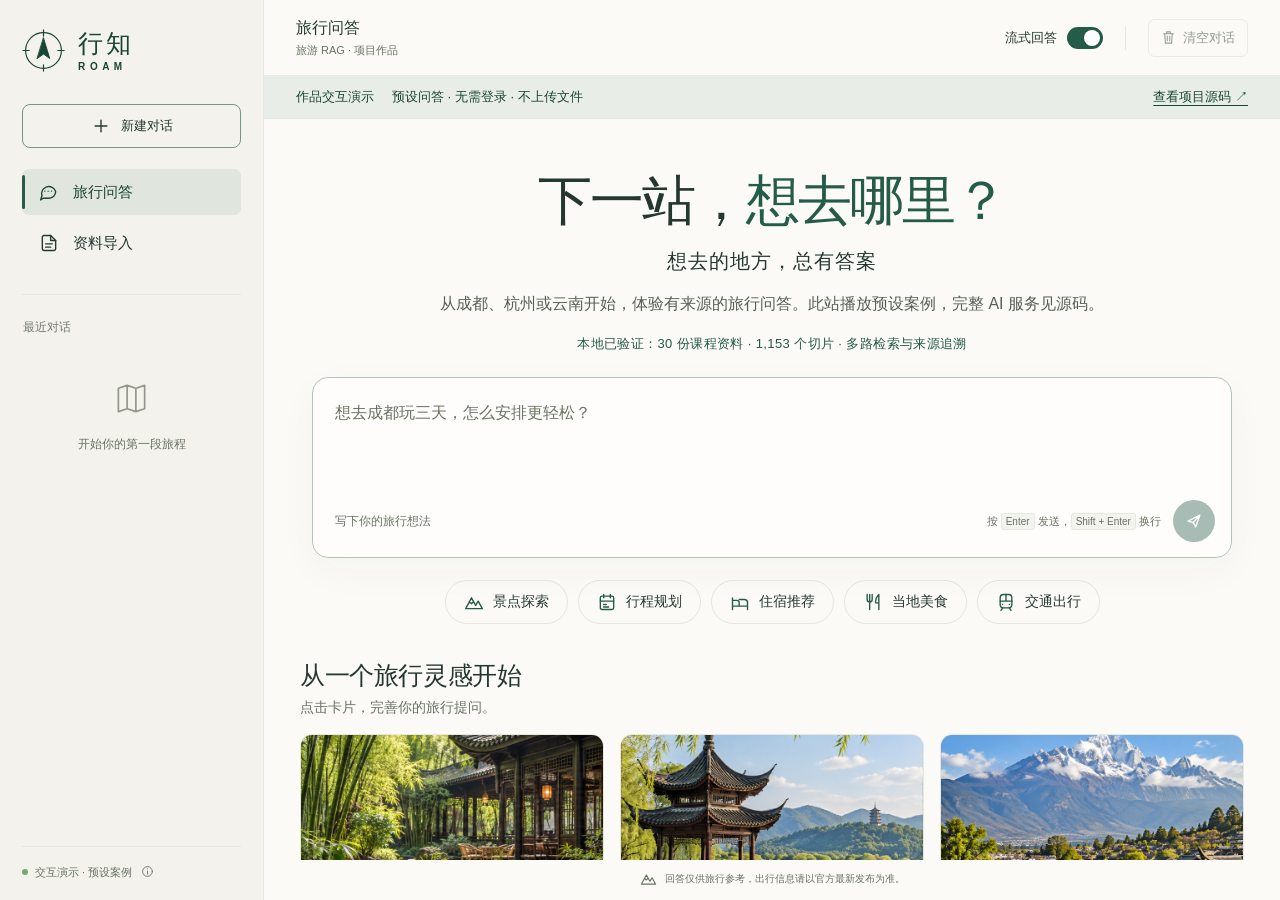
<file: docs/index.html>
<!DOCTYPE html>
<html lang="zh-CN">
<head>
  <meta charset="UTF-8">
  <meta name="viewport" content="width=device-width, initial-scale=1">
  <meta name="theme-color" content="#245b49">
  <title>行知 · 旅游 RAG 项目演示</title>
  <meta name="description" content="面向旅游场景的 RAG 项目作品，展示多路检索、来源追溯和旅行问答交互。公开站使用预设示例，无需登录。">
  <link rel="icon" href="data:image/svg+xml,%3Csvg xmlns='http://www.w3.org/2000/svg' viewBox='0 0 64 64'%3E%3Crect width='64' height='64' rx='18' fill='%23245b49'/%3E%3Cpath d='M32 10 43 43 32 36 21 43Z' fill='%23fff'/%3E%3C/svg%3E">
  <link rel="stylesheet" href="assets/travel.css">
  <script type="module" src="assets/chat.js"></script>
</head>
<body data-demo="true">
  <svg class="icon-defs" aria-hidden="true" xmlns="http://www.w3.org/2000/svg"><defs>
    <symbol id="i-plus" viewBox="0 0 24 24"><path d="M12 5v14M5 12h14"/></symbol>
    <symbol id="i-chat" viewBox="0 0 24 24"><path d="M20 11.5a8 8 0 0 1-8 8H5l-3 2 1.5-5A8 8 0 1 1 20 11.5Z"/><path d="M7 11h.01M11 11h.01M15 11h.01"/></symbol>
    <symbol id="i-file" viewBox="0 0 24 24"><path d="M14 3H6a2 2 0 0 0-2 2v14a2 2 0 0 0 2 2h12a2 2 0 0 0 2-2V9Z"/><path d="M14 3v6h6M8 13h8M8 17h6"/></symbol>
    <symbol id="i-arrow" viewBox="0 0 24 24"><path d="m5 12 14 0M13 6l6 6-6 6"/></symbol>
    <symbol id="i-send" viewBox="0 0 24 24"><path d="m5 12 14-7-5 14-3-5-6-2Zm6 2 8-9"/></symbol>
    <symbol id="i-mountain" viewBox="0 0 24 24"><path d="m2 20 7-13 5 9 3-5 5 9H2ZM6 12l3 2 2-2"/></symbol>
    <symbol id="i-calendar" viewBox="0 0 24 24"><rect x="4" y="5" width="16" height="16" rx="2"/><path d="M8 3v4M16 3v4M4 11h16M8 15h3M8 18h6"/></symbol>
    <symbol id="i-bed" viewBox="0 0 24 24"><path d="M3 7v14M21 11v10M3 17h18M3 10h5a3 3 0 0 1 3 3v4M11 9h6a4 4 0 0 1 4 4v4"/></symbol>
    <symbol id="i-food" viewBox="0 0 24 24"><path d="M5 3v6a3 3 0 0 0 6 0V3M8 3v18M19 3c-3 3-4 6-4 10h4V3Zm0 10v8"/></symbol>
    <symbol id="i-train" viewBox="0 0 24 24"><rect x="5" y="3" width="14" height="16" rx="4"/><path d="M5 11h14M12 3v8M8 15h.01M16 15h.01M8 19l-2 3M16 19l2 3"/></symbol>
    <symbol id="i-map" viewBox="0 0 24 24"><path d="m3 5 6-2 6 2 6-2v16l-6 2-6-2-6 2V5ZM9 3v16M15 5v16"/></symbol>
    <symbol id="i-trash" viewBox="0 0 24 24"><path d="M4 6h16M9 6V3h6v3M6 6l1 15h10l1-15M10 10v7M14 10v7"/></symbol>
    <symbol id="i-menu" viewBox="0 0 24 24"><path d="M4 6h16M4 12h16M4 18h16"/></symbol>
    <symbol id="i-upload" viewBox="0 0 24 24"><path d="M12 16V3m-5 5 5-5 5 5M4 15v5a1 1 0 0 0 1 1h14a1 1 0 0 0 1-1v-5"/></symbol>
    <symbol id="i-info" viewBox="0 0 24 24"><circle cx="12" cy="12" r="9"/><path d="M12 11v6M12 7h.01"/></symbol>
  </defs></svg>
  <div class="app-shell">
    <button class="sidebar-scrim" id="sidebarScrim" aria-label="关闭导航" hidden></button>
    <aside class="sidebar" id="sidebar" aria-label="主导航">
      <a class="brand" href="./" aria-label="行知首页">
        <svg class="brand-mark" viewBox="0 0 48 48" aria-hidden="true"><circle cx="24" cy="24" r="20"/><path d="M24 1v7M24 40v7M1 24h7M40 24h7"/><path class="compass-needle" d="m24 10 7 23-7-5-7 5Z"/></svg>
        <span><strong>行知</strong><small>R O A M</small></span>
      </a>
      <button class="new-chat" id="newChat"><svg><use href="#i-plus"/></svg>新建对话</button>
      <nav class="primary-nav">
        <button class="nav-item active" id="chatNav" aria-current="page"><svg><use href="#i-chat"/></svg>旅行问答</button>
        <button class="nav-item" id="importNav"><svg><use href="#i-file"/></svg>资料导入</button>
      </nav>
      <div class="recent-section">
        <p class="section-label">最近对话</p>
        <div id="recentList" class="recent-list"></div>
        <div class="recent-empty" id="recentEmpty"><svg><use href="#i-map"/></svg><p>开始你的第一段旅程</p></div>
      </div>
      <div class="sidebar-footer">
        <button id="connectionStatus" class="connection-status" title="此状态仅表示问答服务连接，不代表知识库检索可用。"><span class="status-dot"></span><span id="connectionText">正在连接服务</span><svg><use href="#i-info"/></svg></button>
      </div>
    </aside>
    <main class="workspace">
      <header class="topbar">
        <button class="icon-button mobile-menu" id="menuButton" aria-label="打开导航" aria-expanded="false" aria-controls="sidebar"><svg><use href="#i-menu"/></svg></button>
        <div class="page-title"><strong id="pageTitle">旅行问答</strong><span>旅游知识库助手</span></div>
        <div class="top-actions" id="chatActions">
          <label class="stream-control"><span>流式回答</span><input id="streamToggle" type="checkbox" role="switch" checked><span class="switch-track" aria-hidden="true"></span></label>
          <span class="action-divider"></span>
          <button class="quiet-button" id="btnClear" aria-label="清空当前对话"><svg><use href="#i-trash"/></svg><span>清空对话</span></button>
        </div>
      </header>
      <div class="notice" id="notice" role="status" hidden></div>
      <section class="chat-view" id="chatView" aria-label="旅行问答">
        <div class="chat-scroll" id="chatScroll">
          <section class="welcome" id="welcome">
            <h1>下一站，<span>想去哪里？</span></h1>
            <p class="welcome-kicker">想去的地方，总有答案</p>
            <p class="welcome-description">把目的地、出行天数和偏好告诉我，一起把旅途安排好。</p>
          </section>
          <div class="messages" id="chat" role="log" aria-label="对话记录" aria-live="polite" aria-relevant="additions" hidden></div>
          <div class="composer-slot" id="welcomeComposerSlot">
            <form class="composer" id="composer">
              <label class="sr-only" for="input">你的旅行问题</label>
              <textarea id="input" rows="3" maxlength="6000" placeholder="想去成都玩三天，怎么安排更轻松？"></textarea>
              <div class="composer-toolbar"><span class="composer-caption" id="composerStatus"><svg><use href="#i-file"/></svg>写下你的旅行想法</span><span class="keyboard-hint">按 <kbd>Enter</kbd> 发送，<kbd>Shift + Enter</kbd> 换行</span><button class="send-button" id="send" type="submit" aria-label="发送问题" disabled><svg><use href="#i-send"/></svg></button></div>
            </form>
          </div>
          <section class="inspiration" id="inspiration">
            <div class="topic-list" aria-label="旅行提问主题">
              <button data-prompt="成都有哪些适合第一次去的景点？"><svg><use href="#i-mountain"/></svg>景点探索</button>
              <button data-prompt="去成都玩三天，怎么安排路线更轻松？"><svg><use href="#i-calendar"/></svg>行程规划</button>
              <button data-prompt="第一次去成都，住在哪个区域比较方便？"><svg><use href="#i-bed"/></svg>住宿推荐</button>
              <button data-prompt="成都有哪些值得尝试的当地美食？"><svg><use href="#i-food"/></svg>当地美食</button>
              <button data-prompt="从成都机场到市中心有哪些交通方式？"><svg><use href="#i-train"/></svg>交通出行</button>
            </div>
            <div class="inspiration-heading"><h2>从一个旅行灵感开始</h2><p>点击卡片，完善你的旅行提问。</p></div>
            <div class="destination-grid">
              <button class="destination-card" data-prompt="想去成都玩三天，喜欢美食和慢生活，可以怎么安排行程？"><span class="destination-image chengdu" role="img" aria-label="成都茶馆旅行灵感配图"></span><span class="destination-copy"><strong>成都 · 慢下来</strong><span>喝杯盖碗茶，发现街巷里的烟火气。<br>三天的慢旅行，可以怎么安排？</span><svg><use href="#i-arrow"/></svg></span></button>
              <button class="destination-card" data-prompt="去杭州玩两天，想游西湖和体验当地文化，怎么安排路线？"><span class="destination-image hangzhou" role="img" aria-label="西湖亭台旅行灵感配图"></span><span class="destination-copy"><strong>杭州 · 山水间</strong><span>沿着西湖走走，把时间留给山水。<br>两天的小旅行，有哪些好去处？</span><svg><use href="#i-arrow"/></svg></span></button>
              <button class="destination-card" data-prompt="第一次去云南玩一周，想看自然风景和古城，适合怎么安排路线？"><span class="destination-image yunnan" role="img" aria-label="云南雪山古城旅行灵感配图"></span><span class="destination-copy"><strong>云南 · 去远方</strong><span>在古城与雪山之间，换一种生活节奏。<br>第一次去，适合怎样的路线？</span><svg><use href="#i-arrow"/></svg></span></button>
            </div>
          </section>
        </div>
        <div class="conversation-composer" id="conversationComposerSlot" hidden></div>
        <footer class="travel-footer"><svg><use href="#i-mountain"/></svg><span>回答仅供旅行参考，出行信息请以官方最新发布为准。</span></footer>
      </section>
      <section class="import-view" id="importView" aria-label="资料导入" hidden>
        <div class="import-intro"><span class="import-symbol"><svg><use href="#i-file"/></svg></span><h1>把旅行资料，变成随身向导。</h1><p>上传景点攻略、行程笔记或酒店资料，让每一次回答更有依据。</p></div>
        <div class="import-service-status" id="importServiceStatus" role="status">正在检查导入服务…</div>
        <label class="upload-zone" id="dropZone" tabindex="0"><svg><use href="#i-upload"/></svg><strong>拖拽资料到这里，或<span>选择文件</span></strong><small>支持 Markdown（.md）与 PDF，可一次选择多个文件</small><input class="sr-only" id="fileInput" type="file" multiple accept=".md,.pdf" disabled></label>
        <div class="import-tips"><p><strong>整理资料的小建议</strong></p><p>文件名写清目的地和主题，例如「成都住宿推荐.md」。</p><p>导入会写入知识库；同一份旅游资料再次导入时，将更新原有切片。</p></div>
        <section class="upload-list" id="fileList" aria-label="导入任务" aria-live="polite"></section>
      </section>
    </main>
  </div>
  <dialog id="clearDialog" class="confirm-dialog"><form method="dialog"><span class="dialog-symbol"><svg><use href="#i-trash"/></svg></span><h2>清空这段对话？</h2><p>将删除当前会话在浏览器和服务端的历史记录，此操作无法撤销。其他对话不会受到影响。</p><p class="dialog-error" id="clearError" role="alert" hidden></p><div class="dialog-actions"><button class="quiet-button" value="cancel">保留对话</button><button class="primary-button" id="confirmClear" type="button">确认清空</button></div></form></dialog>
  <div class="toast" id="toast" role="status" hidden></div>
</body>
</html>
</file>
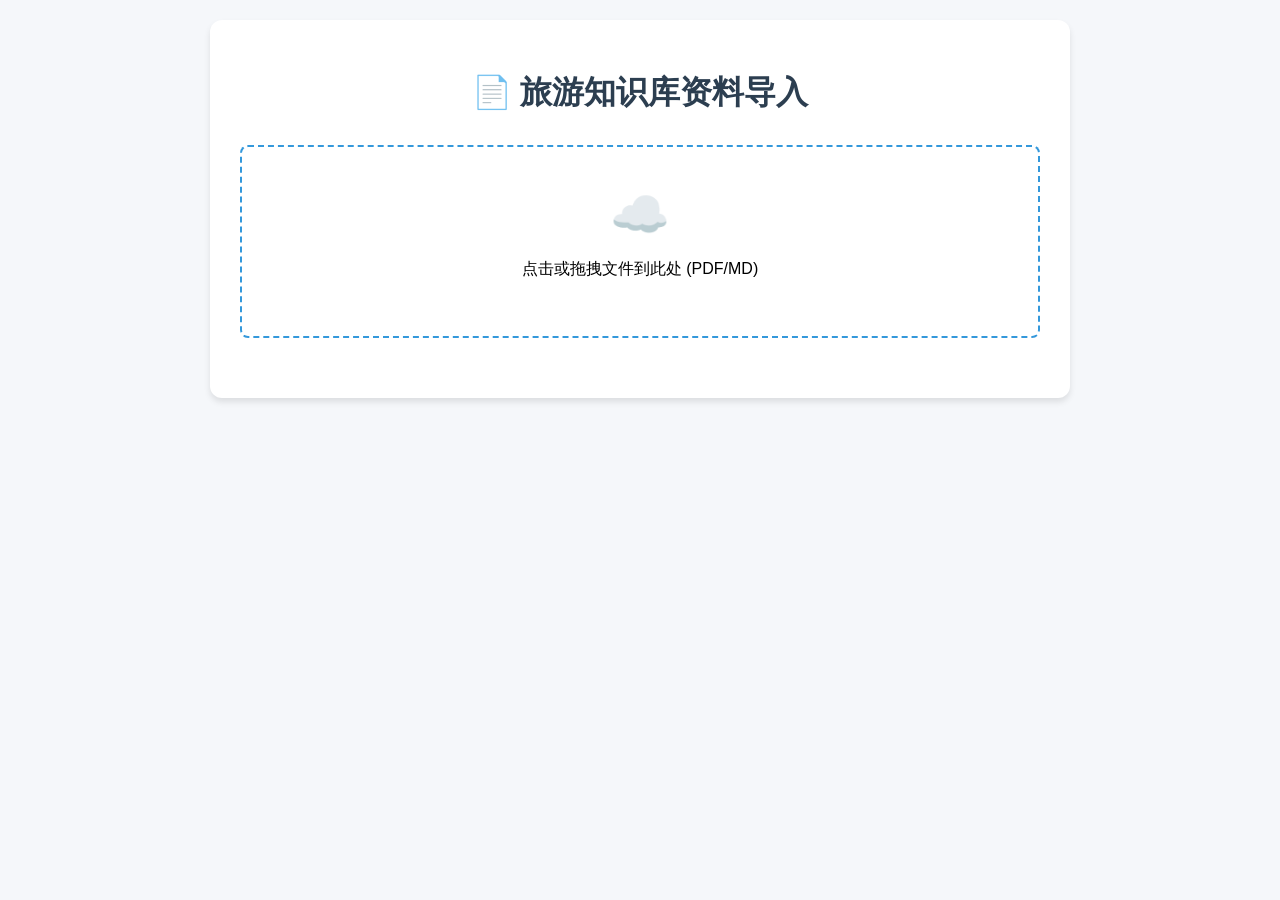
<file: web/page/import.html>
<!DOCTYPE html>
<html lang="zh-CN">
<head>
    <meta charset="UTF-8">
    <meta name="viewport" content="width=device-width, initial-scale=1.0">
    <title>旅游知识库资料导入</title>
    <style>
        body {
            font-family: 'Segoe UI', Tahoma, Geneva, Verdana, sans-serif;
            background-color: #f5f7fa;
            margin: 0;
            padding: 20px;
            display: flex;
            justify-content: center;
        }
        .container {
            width: 100%;
            max-width: 800px;
            background-color: white;
            padding: 30px;
            border-radius: 12px;
            box-shadow: 0 4px 6px rgba(0,0,0,0.1);
        }
        h1 {
            color: #2c3e50;
            text-align: center;
            margin-bottom: 30px;
        }
        .upload-area {
            border: 2px dashed #3498db;
            border-radius: 8px;
            padding: 40px;
            text-align: center;
            cursor: pointer;
            transition: background-color 0.3s;
            margin-bottom: 20px;
        }
        .upload-area:hover {
            background-color: #ecf6fd;
        }
        .upload-icon {
            font-size: 48px;
            color: #3498db;
            margin-bottom: 10px;
        }
        .file-input {
            display: none;
        }
        .btn {
            background-color: #3498db;
            color: white;
            border: none;
            padding: 10px 20px;
            border-radius: 6px;
            cursor: pointer;
            font-size: 16px;
            transition: background-color 0.3s;
        }
        .btn:hover {
            background-color: #2980b9;
        }
        .btn:disabled {
            background-color: #bdc3c7;
            cursor: not-allowed;
        }
        .file-list {
            margin-top: 30px;
        }
        .file-item {
            background-color: #fff;
            border: 1px solid #e0e0e0;
            border-radius: 6px;
            padding: 15px;
            margin-bottom: 10px;
            display: flex;
            justify-content: space-between;
            align-items: center;
        }
        .file-info {
            display: flex;
            flex-direction: column;
            flex: 1;
            margin-right: 20px;
        }
        .file-name {
            font-weight: 600;
            color: #333;
        }
        .file-size {
            font-size: 12px;
            color: #7f8c8d;
            margin-top: 4px;
        }
        .status-badge {
            padding: 5px 10px;
            border-radius: 15px;
            font-size: 12px;
            font-weight: bold;
            color: white;
            min-width: 80px;
            text-align: center;
        }
        .status-uploading { background-color: #f39c12; }
        .status-processing { background-color: #3498db; }
        .status-completed { background-color: #2ecc71; }
        .status-error { background-color: #e74c3c; }
        
        /* 简单的进度条 */
        .progress-bar-container {
            width: 100%;
            height: 4px;
            background-color: #f0f0f0;
            margin-top: 8px;
            border-radius: 2px;
            overflow: hidden;
            display: none;
        }
        .progress-bar {
            height: 100%;
            background-color: #f39c12;
            width: 0%;
            transition: width 0.3s, background-color 0.3s;
        }

        /* 任务日志（可展开/收起） */
        .log-details {
            margin-top: 8px;
            font-size: 12px;
            color: #7f8c8d;
        }
        .log-details summary {
            cursor: pointer;
            user-select: none;
            color: #6c7a89;
        }
        .log-list {
            margin: 6px 0 0 16px;
            padding: 0;
        }
        .log-list li {
            margin: 2px 0;
            line-height: 1.4;
        }
    </style>
</head>
<body>

<div class="container">
    <h1>📄 旅游知识库资料导入</h1>
    
    <div class="upload-area" id="dropZone" onclick="document.getElementById('fileInput').click()">
        <div class="upload-icon">☁️</div>
        <p>点击或拖拽文件到此处 (PDF/MD)</p>
        <input type="file" id="fileInput" class="file-input" multiple accept=".pdf,.md">
    </div>

    <div id="fileList" class="file-list">
        <!-- 文件列表将在这里生成 -->
    </div>
</div>

<script>
    const dropZone = document.getElementById('dropZone');
    const fileInput = document.getElementById('fileInput');
    const fileList = document.getElementById('fileList');
    
    // 模拟后端API地址
    const API_BASE = location.origin + (location.pathname.startsWith('/import-api/') ? '/import-api' : '');

    dropZone.addEventListener('dragover', (e) => {
        e.preventDefault();
        dropZone.style.backgroundColor = '#ecf6fd';
    });

    dropZone.addEventListener('dragleave', (e) => {
        e.preventDefault();
        dropZone.style.backgroundColor = '';
    });

    dropZone.addEventListener('drop', (e) => {
        e.preventDefault();
        dropZone.style.backgroundColor = '';
        handleFiles(e.dataTransfer.files);
    });

    fileInput.addEventListener('change', (e) => {
        handleFiles(e.target.files);
    });

    function handleFiles(files) {
        Array.from(files).forEach(uploadFile);
    }

    function updateProgressBar(bar, percentage) {
        bar.style.width = percentage + '%';
        if (percentage >= 100) {
            bar.style.backgroundColor = '#3498db'; // 蓝色
        } else {
            bar.style.backgroundColor = '#f39c12'; // 橘红色
        }
    }

    async function uploadFile(file) {
        // 创建文件项UI
        const id = 'file-' + Math.random().toString(36).substr(2, 9);
        const html = `
            <div class="file-item" id="${id}">
                <div class="file-info">
                    <span class="file-name">${file.name}</span>
                    <span class="file-size">${(file.size / 1024).toFixed(2)} KB</span>
                    <div class="progress-bar-container">
                        <div class="progress-bar"></div>
                    </div>
                    <details class="log-details">
                        <summary>日志（点击展开）</summary>
                        <ul class="log-list"></ul>
                    </details>
                </div>
                <div class="status-badge status-uploading">上传中...</div>
            </div>
        `;
        fileList.insertAdjacentHTML('afterbegin', html);
        const itemEl = document.getElementById(id);
        const statusBadge = itemEl.querySelector('.status-badge');
        const progressBar = itemEl.querySelector('.progress-bar');
        const progressContainer = itemEl.querySelector('.progress-bar-container');
        const logDetails = itemEl.querySelector('.log-details');
        const logSummary = itemEl.querySelector('.log-details summary');
        const logListEl = itemEl.querySelector('.log-list');

        // 构建FormData
        const formData = new FormData();
        formData.append('files', file);

        try {
            // 1. 上传文件
            progressContainer.style.display = 'block';
            // 模拟上传进度
            updateProgressBar(progressBar, 50);

            const response = await fetch(`${API_BASE}/upload`, {
                method: 'POST',
                body: formData
            });

            if (!response.ok) throw new Error('Upload failed');
            
            const result = await response.json();
            const taskId = result.task_ids[0]; // 假设一次传一个或取第一个

            // 上传完成，进入处理中，进度固定为30%
            updateProgressBar(progressBar, 30);
            statusBadge.textContent = '处理中...';
            statusBadge.className = 'status-badge status-processing';

            // 2. 轮询状态
            pollStatus(taskId, itemEl);

        } catch (error) {
            console.error(error);
            statusBadge.textContent = '失败';
            statusBadge.className = 'status-badge status-error';
        }
    }

    function normalizeDoneLog(text) {
        // 后端可能返回中文节点名，也可能已拼接“已完成”
        if (typeof text !== 'string') return String(text);
        return text.endsWith('已完成') ? text : `${text}已完成`;
    }

    function normalizeRunningLog(text) {
        // 后端可能返回中文节点名，也可能已拼接“正在进行.../处理中...”
        if (typeof text !== 'string') return String(text);
        if (text.startsWith('正在进行')) return text.endsWith('...') ? text : `${text}...`;
        return `正在进行${text}...`;
    }

    function renderLogs(itemEl, doneList, runningList) {
        const logSummary = itemEl.querySelector('.log-details summary');
        const logListEl = itemEl.querySelector('.log-list');
        const logDetails = itemEl.querySelector('.log-details');

        const done = Array.isArray(doneList) ? doneList : [];
        const running = Array.isArray(runningList) ? runningList : [];

        // 更新 summary（即使收起也能看到进度）
        logSummary.textContent = `日志（已完成${done.length}，进行中${running.length}，点击展开）`;

        // 清空并重建列表
        logListEl.innerHTML = '';
        const lines = [
            ...done.map(normalizeDoneLog),
            ...running.map(normalizeRunningLog),
        ];

        if (lines.length === 0) {
            const li = document.createElement('li');
            li.textContent = '暂无日志';
            logListEl.appendChild(li);
        } else {
            for (const line of lines) {
                const li = document.createElement('li');
                li.textContent = line;
                logListEl.appendChild(li);
            }
        }

        // 如果没有任何日志，默认收起；否则保持用户选择
        if (lines.length === 0) {
            logDetails.open = false;
        }
    }

    function pollStatus(taskId, itemEl) {
        const statusBadge = itemEl.querySelector('.status-badge');
        const progressBar = itemEl.querySelector('.progress-bar');
        
        const interval = setInterval(async () => {
            try {
                const res = await fetch(`${API_BASE}/status/${taskId}`);
                const data = await res.json();

                // 渲染日志（done/running）
                renderLogs(itemEl, data.done_list, data.running_list);
                
                if (data.status === 'completed') {
                    statusBadge.textContent = '已完成';
                    statusBadge.className = 'status-badge status-completed';
                    updateProgressBar(progressBar, 100);
                    clearInterval(interval);
                } else if (data.status === 'processing') {
                    // 保持处理中状态
                    statusBadge.textContent = '处理中...';
                    // 确保进度为30%
                     updateProgressBar(progressBar, 30);
                } else if (data.status === 'failed') {
                    statusBadge.textContent = '失败';
                    statusBadge.className = 'status-badge status-error';
                    clearInterval(interval);
                }
            } catch (e) {
                console.error('Polling error', e);
            }
        }, 2000); // 每2秒轮询一次
    }
</script>

</body>
</html>
</file>
<file: docs/assets/travel.css>
:root {
  --paper:#fbfaf7;
  --sidebar:#f3f2ed;
  --surface:#fff;
  --ink:#25382f;
  --muted:#697262;
  --pine:#245b49;
  --pine-dark:#194534;
  --line:#e6e7df;
  --soft:#e8eee7;
  --amber:#94632c;
  --danger:#a54035;
  --shadow:0 12px 40px #24392b09;
  font-family:"Segoe UI","PingFang SC","Microsoft YaHei",sans-serif;
  color:var(--ink);
  background:var(--paper);
  font-synthesis:none;
}
* {
  box-sizing:border-box;
}
body {
  margin:0;
}
button,input,textarea {
  font:inherit;
}
button,a,input,textarea {
  -webkit-tap-highlight-color:transparent;
}
button {
  cursor:pointer;
}
button:disabled {
  cursor:not-allowed;
}
button {
  color:inherit;
}
a {
  color:inherit;
}
button,textarea {
  outline:none;
}
button:focus-visible,a:focus-visible,input:focus-visible,.upload-zone:focus-visible {
  outline:3px solid #74a690;
  outline-offset:4px;
}
button:disabled {
  opacity:.48;
}
svg {
  width:20px;
  height:20px;
  fill:none;
  stroke:currentColor;
  stroke-width:1.65;
  stroke-linecap:round;
  stroke-linejoin:round;
  flex-shrink:0;
}
.icon-defs {
  position:absolute;
  width:0;
  height:0;
  overflow:hidden;
}
.sr-only {
  position:absolute;
  width:1px;
  height:1px;
  padding:0;
  margin:-1px;
  overflow:hidden;
  clip:rect(0,0,0,0);
  white-space:nowrap;
  border:0;
}
[hidden] {
  display:none!important;
}
.app-shell {
  display:grid;
  grid-template-columns:240px minmax(0,1fr);
  height:100dvh;
  min-height:560px;
}
.sidebar {
  background:var(--sidebar);
  border-right:1px solid var(--line);
  padding:28px 22px 20px;
  display:flex;
  flex-direction:column;
  min-width:0;
  z-index:20;
}
.brand {
  display:flex;
  align-items:center;
  gap:13px;
  color:var(--pine-dark);
  text-decoration:none;
  width:fit-content;
  margin-bottom:32px;
}
.brand-mark {
  width:43px;
  height:43px;
  stroke-width:1.3;
}
.compass-needle {
  fill:var(--pine-dark);
  stroke-width:1;
}
.brand strong {
  display:block;
  font-size:25px;
  letter-spacing:3px;
  line-height:1.2;
}
.brand small {
  font-size:10px;
  font-weight:600;
  letter-spacing:1px;
  display:block;
  margin-top:3px;
}
.new-chat {
  display:flex;
  align-items:center;
  justify-content:center;
  gap:10px;
  min-height:44px;
  border:1px solid #779484;
  border-radius:8px;
  background:transparent;
  font-size:13px;
  font-weight:600;
  transition:background .18s;
}
.new-chat:hover {
  background:#e7ece4;
}
.primary-nav {
  display:grid;
  gap:5px;
  margin-top:21px;
}
.nav-item {
  position:relative;
  border:0;
  background:transparent;
  display:flex;
  align-items:center;
  gap:14px;
  padding:13px 17px;
  border-radius:7px;
  text-align:left;
  font-size:14px;
  min-height:46px;
}
.nav-item:hover {
  background:#e9eae3;
}
.nav-item.active {
  background:#e0e6dd;
  color:var(--pine-dark);
  font-weight:600;
}
.nav-item.active:before {
  content:"";
  position:absolute;
  left:0;
  top:6px;
  bottom:6px;
  width:3px;
  background:var(--pine);
  border-radius:3px;
}
.recent-section {
  border-top:1px solid var(--line);
  margin-top:28px;
  padding-top:10px;
  flex:1;
  min-height:0;
  overflow:auto;
}
.section-label {
  font-size:12px;
  color:#747a72;
  margin:14px 1px 17px;
}
.recent-empty {
  color:#94998f;
  text-align:center;
  padding:28px 0;
  font-size:12px;
  line-height:1.8;
}
.recent-empty svg {
  width:35px;
  height:35px;
  stroke-width:1.15;
  opacity:.7;
}
.recent-empty p {
  margin-top:10px;
}
.recent-item {
  display:block;
  width:100%;
  text-align:left;
  border:0;
  border-radius:6px;
  background:transparent;
  padding:11px 10px;
  margin-bottom:4px;
  overflow:hidden;
  text-overflow:ellipsis;
  white-space:nowrap;
  font-size:12px;
  color:#647164;
}
.recent-item:hover,.recent-item.active {
  background:#e7e9e1;
  color:var(--pine-dark);
}
.sidebar-footer {
  border-top:1px solid var(--line);
  padding-top:17px;
}
.connection-status {
  display:flex;
  align-items:center;
  gap:7px;
  border:0;
  background:transparent;
  font-size:11px;
  color:var(--muted);
  padding:0;
  text-align:left;
  line-height:1.5;
}
.connection-status svg {
  width:13px;
  height:13px;
  margin-left:2px;
}
.status-dot {
  width:6px;
  height:6px;
  border-radius:50%;
  background:#b9bcb3;
  flex-shrink:0;
}
.connection-status.connected .status-dot {
  background:#73a86f;
}
.connection-status.offline .status-dot {
  background:#b57e53;
}
.workspace {
  min-width:0;
  min-height:0;
  display:flex;
  flex-direction:column;
  position:relative;
}
.topbar {
  height:76px;
  flex-shrink:0;
  border-bottom:1px solid var(--line);
  padding:0 32px;
  display:flex;
  align-items:center;
  gap:16px;
  background:#fbfaf7ed;
}
.page-title {
  display:flex;
  flex-direction:column;
  gap:4px;
}
.page-title strong {
  font-size:16px;
  font-weight:650;
}
.page-title span {
  font-size:11px;
  color:var(--muted);
}
.top-actions {
  display:flex;
  align-items:center;
  gap:22px;
  margin-left:auto;
}
.stream-control {
  display:flex;
  align-items:center;
  gap:10px;
  position:relative;
  font-size:12px;
  cursor:pointer;
}
.stream-control input {
  position:absolute;
  right:0;
  opacity:0;
  width:36px;
  height:22px;
  margin:0;
  cursor:pointer;
}
.switch-track {
  width:36px;
  height:22px;
  border-radius:20px;
  background:#c2c8be;
  pointer-events:none;
  transition:background .18s;
}
.switch-track:after {
  content:"";
  display:block;
  margin:3px;
  width:16px;
  height:16px;
  background:#fff;
  border-radius:50%;
  transition:transform .18s;
  box-shadow:0 1px 3px #16392326;
}
.stream-control input:checked+.switch-track {
  background:var(--pine);
}
.stream-control input:checked+.switch-track:after {
  transform:translateX(14px);
}
.stream-control input:focus-visible+.switch-track {
  outline:3px solid #74a690;
  outline-offset:4px;
}
.action-divider {
  height:24px;
  width:1px;
  background:var(--line);
}
.quiet-button {
  display:inline-flex;
  align-items:center;
  justify-content:center;
  gap:7px;
  padding:9px 12px;
  border:1px solid #d9dcd2;
  border-radius:7px;
  background:transparent;
  font-size:12px;
  min-height:36px;
}
.quiet-button svg {
  width:15px;
  height:15px;
}
.quiet-button:hover {
  background:#efefe8;
}
.icon-button {
  background:none;
  border:0;
  display:inline-flex;
  padding:8px;
}
.mobile-menu {
  display:none;
}
.notice {
  font-size:12px;
  line-height:1.8;
  background:#f3eddc;
  color:#765c32;
  padding:10px 32px;
  border-bottom:1px solid #e9e0c6;
  flex-shrink:0;
}
.notice.neutral {
  background:#eef1e9;
  color:#5b6b59;
  border-color:var(--line);
}
.chat-view {
  flex:1;
  min-height:0;
  display:flex;
  flex-direction:column;
}
.chat-scroll {
  overflow:auto;
  flex:1;
  min-height:0;
  padding:0 36px;
  scrollbar-width:thin;
  scrollbar-color:#cbd0c4 transparent;
}
.welcome {
  text-align:center;
  padding-top:52px;
  margin:0 auto;
  max-width:900px;
}
.welcome h1 {
  font-size:clamp(30px,3.25vw,44px);
  letter-spacing:-1.7px;
  font-weight:700;
  line-height:1.35;
  margin:0 0 14px;
}
.welcome h1 span {
  color:var(--pine);
}
.welcome-kicker {
  font-size:18px;
  letter-spacing:1px;
  margin:0 0 19px;
}
.welcome-description {
  font-size:14px;
  line-height:1.9;
  margin:0;
  color:#566052;
}
.composer-slot {
  max-width:872px;
  margin:27px auto 0;
}
.composer {
  position:relative;
  border:1px solid #b5c4b7;
  border-radius:16px;
  background:#ffffffb5;
  box-shadow:var(--shadow);
  overflow:hidden;
  transition:border-color .18s,box-shadow .18s;
}
.composer:focus-within {
  border-color:#759f87;
  box-shadow:0 0 0 3px #86aa8a16,0 12px 40px #24392b09;
}
.composer textarea {
  display:block;
  resize:none;
  width:100%;
  border:0;
  background:transparent;
  color:var(--ink);
  min-height:118px;
  max-height:210px;
  padding:21px 22px 12px;
  font-size:14px;
  line-height:1.75;
}
.composer textarea::placeholder {
  color:#969b91;
}
.composer-toolbar {
  display:flex;
  align-items:center;
  gap:12px;
  min-height:53px;
  padding:4px 16px 15px 22px;
}
.composer-caption {
  display:inline-flex;
  align-items:center;
  gap:8px;
  font-size:11px;
  color:var(--muted);
}
.composer-caption svg {
  width:14px;
  height:14px;
}
.keyboard-hint {
  margin-left:auto;
  font-size:10px;
  color:#93988f;
  white-space:nowrap;
}
kbd {
  font-family:inherit;
  padding:2px 4px;
  background:#f4f4ee;
  border:1px solid var(--line);
  border-radius:3px;
  font-size:10px;
}
.send-button {
  display:grid;
  place-items:center;
  width:42px;
  height:42px;
  border:0;
  background:var(--pine);
  color:white;
  border-radius:50%;
  flex-shrink:0;
  transition:background .18s,transform .18s;
}
.send-button:hover:not(:disabled) {
  background:var(--pine-dark);
  transform:translateY(-1px);
}
.send-button:disabled {
  opacity:.4;
}
.send-button svg {
  width:20px;
  height:20px;
}
.send-button.busy:before {
  content:"";
  width:16px;
  height:16px;
  border:2px solid #fff5;
  border-top-color:white;
  border-radius:50%;
  animation:spin .8s linear infinite;
}
.send-button.busy svg {
  display:none;
}
.inspiration {
  max-width:1020px;
  margin:0 auto;
}
.topic-list {
  display:flex;
  gap:10px;
  justify-content:center;
  flex-wrap:wrap;
  margin:22px auto 35px;
}
.topic-list button {
  display:inline-flex;
  align-items:center;
  gap:9px;
  justify-content:center;
  padding:11px 16px;
  border:1px solid var(--line);
  border-radius:24px;
  background:transparent;
  font-size:12px;
  transition:background .18s,border-color .18s;
}
.topic-list button:hover {
  border-color:#a4baa8;
  background:#edf1e8;
}
.topic-list svg {
  color:var(--pine);
  width:18px;
  height:18px;
}
.inspiration-heading {
  margin-bottom:17px;
}
.inspiration-heading h2 {
  font-size:22px;
  font-weight:650;
  letter-spacing:-.4px;
  margin:0 0 7px;
}
.inspiration-heading p {
  font-size:12px;
  color:var(--muted);
  margin:0;
}
.destination-grid {
  display:grid;
  grid-template-columns:repeat(3,minmax(0,1fr));
  gap:16px;
}
.destination-card {
  background:#ffffff70;
  border:1px solid var(--line);
  padding:0;
  border-radius:12px;
  overflow:hidden;
  display:flex;
  flex-direction:column;
  text-align:left;
  transition:transform .2s,box-shadow .2s,border-color .2s;
}
.destination-card:hover {
  transform:translateY(-4px);
  box-shadow:0 12px 24px #26482e0d;
  border-color:#bdcbb9;
}
.destination-image {
  display:block;
  height:144px;
  width:100%;
  background-image:url('destinations.png');
  background-size:300% 100%;
  background-repeat:no-repeat;
  background-color:#e2e8d9;
}
.chengdu {
  background-position:left center;
}
.hangzhou {
  background-position:center;
}
.yunnan {
  background-position:right center;
}
.destination-copy {
  padding:16px 17px 17px;
  position:relative;
  display:flex;
  flex-direction:column;
  gap:9px;
  flex:1;
}
.destination-copy strong {
  font-size:16px;
  font-weight:650;
}
.destination-copy>span {
  font-size:11px;
  line-height:1.8;
  color:var(--muted);
  padding-right:13px;
}
.destination-copy>svg {
  position:absolute;
  right:15px;
  bottom:20px;
  width:16px;
  height:16px;
  color:var(--pine);
}
.travel-footer {
  display:flex;
  align-items:center;
  justify-content:center;
  gap:8px;
  color:#8c9388;
  font-size:10px;
  padding:20px 20px 22px;
  flex-shrink:0;
  text-align:center;
  line-height:1.6;
}
.travel-footer svg {
  width:17px;
  height:17px;
}
.messages {
  max-width:840px;
  margin:0 auto;
  padding:32px 0 14px;
}
.message {
  margin:0 0 32px;
  min-width:0;
}
.message.user {
  display:flex;
  justify-content:flex-end;
}
.user-bubble {
  white-space:pre-wrap;
  overflow-wrap:anywhere;
  background:#e8eee3;
  border-radius:15px 15px 4px 15px;
  padding:13px 18px;
  max-width:85%;
  font-size:14px;
  line-height:1.8;
}
.assistant-heading {
  display:flex;
  align-items:center;
  gap:9px;
  margin-bottom:12px;
  color:var(--pine-dark);
  font-size:12px;
  font-weight:600;
}
.assistant-mark {
  display:grid;
  place-items:center;
  width:26px;
  height:26px;
  border-radius:8px;
  background:var(--pine);
  color:white;
  font-size:15px;
}
.answer {
  font-size:14px;
  line-height:1.95;
  color:#344235;
  overflow-wrap:anywhere;
  padding-left:35px;
}
.answer p {
  margin:0 0 13px;
  white-space:pre-wrap;
}
.answer h3 {
  font-size:16px;
  margin:20px 0 10px;
  color:#25382f;
}
.answer ul,.answer ol {
  padding-left:22px;
  margin:0 0 15px;
}
.answer li {
  padding-left:2px;
  margin:5px 0;
}
.answer code {
  font-size:12px;
  background:#f0f0e8;
  padding:2px 5px;
  border-radius:4px;
}
.answer a {
  color:var(--pine);
  text-underline-offset:3px;
}
.answer-images {
  display:flex;
  flex-wrap:wrap;
  gap:10px;
  margin-top:14px;
}
.answer-images img {
  max-width:100%;
  max-height:300px;
  object-fit:contain;
  border-radius:10px;
  border:1px solid var(--line);
}
.answer-pending {
  font-size:13px;
  color:var(--muted);
  display:flex;
  align-items:center;
  gap:9px;
  padding-left:35px;
}
.spinner {
  display:inline-block;
  width:13px;
  height:13px;
  border:1.5px solid #c8d4c3;
  border-top-color:var(--pine);
  border-radius:50%;
  animation:spin 1s linear infinite;
}
.reply-warning,.reply-error {
  background:#f5efdf;
  color:#82602d;
  border-left:2px solid #c49c57;
  padding:10px 13px;
  font-size:12px;
  line-height:1.8;
  margin:13px 0 14px 35px;
  border-radius:0 6px 6px 0;
}
.reply-error {
  color:var(--danger);
  background:#fbefec;
  border-color:#ca8b7c;
}
.reply-error p {
  margin:0;
}
.error-details {
  margin-top:6px;
  font-size:11px;
}
.error-details summary {
  cursor:pointer;
}
.error-details pre {
  white-space:pre-wrap;
  overflow-wrap:anywhere;
  font:11px/1.6 monospace;
  margin:8px 0;
}
.reply-footer {
  display:flex;
  align-items:center;
  gap:13px;
  flex-wrap:wrap;
  margin:13px 0 0 35px;
  font-size:10px;
  color:#899183;
}
.copy-answer {
  border:0;
  background:none;
  color:#6e806a;
  font-size:10px;
  padding:2px 0;
  text-decoration:underline;
  text-underline-offset:3px;
}
.progress {
  margin:12px 0 0 35px;
  color:#73816f;
  font-size:11px;
  max-width:600px;
}
.progress summary {
  cursor:pointer;
  display:list-item;
  line-height:1.8;
}
.progress ul {
  list-style:none;
  display:flex;
  flex-wrap:wrap;
  gap:6px 12px;
  padding:7px 0 0;
  margin:0;
}
.progress li {
  display:inline-flex;
  align-items:center;
  gap:5px;
  color:#75816f;
  font-size:10px;
}
.progress li:before {
  content:"";
  width:5px;
  height:5px;
  border-radius:50%;
  background:#85a081;
}
.progress li.running:before {
  background:#b5a274;
  animation:pulse 1.4s ease-in-out infinite;
}
.progress li.unfinished:before {
  background:#b6986b;
  animation:none;
}
.progress li.unfinished {
  color:#998258;
}
.source-details {
  margin:17px 0 0 35px;
  border-top:1px solid var(--line);
  padding-top:10px;
  font-size:11px;
  color:#7a8574;
}
.source-details summary {
  cursor:pointer;
}
.source-details .source-content {
  line-height:1.9;
  padding-top:9px;
  white-space:pre-wrap;
  overflow-wrap:anywhere;
}
.source-content a {
  color:var(--pine);
  text-underline-offset:3px;
}
.conversation-composer {
  padding:0 36px;
}
.conversation-composer .composer {
  max-width:840px;
  margin:0 auto;
}
.conversation-composer textarea {
  min-height:55px;
  height:58px;
  padding-top:14px;
}
.conversation-composer .composer-toolbar {
  padding-bottom:10px;
  min-height:43px;
}
.conversation-composer .send-button {
  width:34px;
  height:34px;
}
.conversation-composer+.travel-footer {
  padding-top:10px;
  padding-bottom:13px;
}
.chat-view.in-conversation .chat-scroll {
  padding-top:0;
}
.import-view {
  overflow:auto;
  padding:50px 40px;
  flex:1;
}
.import-intro,.upload-zone,.import-tips,.upload-list,.import-service-status {
  max-width:820px;
  margin-left:auto;
  margin-right:auto;
}
.import-intro {
  text-align:center;
  margin-bottom:25px;
}
.import-symbol {
  display:grid;
  place-items:center;
  width:46px;
  height:46px;
  background:#e7eddf;
  color:var(--pine);
  border-radius:14px;
  margin:0 auto 20px;
}
.import-symbol svg {
  width:24px;
  height:24px;
}
.import-intro h1 {
  font-size:30px;
  letter-spacing:-1px;
  margin:0 0 13px;
}
.import-intro p {
  font-size:13px;
  line-height:1.8;
  color:var(--muted);
}
.import-service-status {
  font-size:12px;
  line-height:1.8;
  padding:12px 16px;
  background:#f1ebdc;
  color:#826539;
  border-radius:8px;
  margin-bottom:18px;
}
.import-service-status.ready {
  background:#e9f0e4;
  color:var(--pine);
}
.upload-zone {
  border:1px dashed #a5b69c;
  border-radius:14px;
  display:flex;
  align-items:center;
  justify-content:center;
  flex-direction:column;
  gap:17px;
  min-height:210px;
  background:#fff9;
  cursor:pointer;
  text-align:center;
  padding:30px;
}
.upload-zone.dragover {
  background:#e9f0e4;
  border-color:var(--pine);
}
.upload-zone>svg {
  width:28px;
  height:28px;
  color:var(--pine);
}
.upload-zone strong {
  font-size:15px;
  font-weight:500;
}
.upload-zone strong span {
  color:var(--pine);
  text-decoration:underline;
  text-underline-offset:4px;
}
.upload-zone small {
  font-size:11px;
  color:var(--muted);
}
.upload-zone.unavailable {
  cursor:not-allowed;
  opacity:.6;
}
.import-tips {
  font-size:12px;
  color:var(--muted);
  line-height:1.9;
  margin-top:25px;
}
.import-tips p {
  margin:5px 0;
}
.import-tips strong {
  font-weight:600;
  color:#53654f;
}
.upload-item {
  border:1px solid var(--line);
  border-radius:10px;
  padding:17px;
  margin-top:14px;
  font-size:12px;
  display:flex;
  gap:12px;
  align-items:flex-start;
  background:#fff;
}
.upload-item>svg {
  color:var(--pine);
  width:20px;
  height:20px;
}
.upload-item-info {
  min-width:0;
  flex:1;
}
.upload-item strong {
  font-weight:500;
  overflow-wrap:anywhere;
}
.upload-item small {
  display:block;
  color:var(--muted);
  margin:7px 0;
}
.upload-item .upload-status {
  font-size:11px;
  color:var(--amber);
  flex-shrink:0;
}
.upload-item.completed .upload-status {
  color:var(--pine);
}
.upload-item.failed .upload-status {
  color:var(--danger);
}
.upload-detail {
  color:var(--muted);
  line-height:1.8;
  white-space:pre-wrap;
  overflow-wrap:anywhere;
}
.primary-button {
  border:1px solid var(--pine);
  border-radius:7px;
  background:var(--pine);
  color:#fff;
  padding:10px 16px;
  font-size:12px;
}
.primary-button:hover {
  background:var(--pine-dark);
}
.confirm-dialog {
  max-width:420px;
  width:calc(100% - 40px);
  border:1px solid var(--line);
  border-radius:15px;
  padding:28px;
  background:var(--paper);
  color:var(--ink);
  box-shadow:0 20px 100px #17332322;
}
.confirm-dialog::backdrop {
  background:#12291e40;
  backdrop-filter:blur(2px);
}
.confirm-dialog h2 {
  font-size:20px;
  margin:17px 0 12px;
}
.confirm-dialog p {
  font-size:13px;
  line-height:1.9;
  color:#747e70;
}
.dialog-symbol {
  display:grid;
  place-items:center;
  width:34px;
  height:34px;
  background:#e7ebdf;
  border-radius:10px;
  color:var(--pine);
}
.dialog-actions {
  display:flex;
  gap:10px;
  justify-content:flex-end;
  margin-top:22px;
}
.dialog-error {
  color:var(--danger)!important;
}
.toast {
  position:fixed;
  bottom:30px;
  left:calc(50% + 120px);
  transform:translateX(-50%);
  background:var(--pine-dark);
  color:white;
  padding:12px 19px;
  font-size:12px;
  border-radius:9px;
  box-shadow:0 6px 30px #17332324;
  z-index:60;
  max-width:calc(100% - 30px);
  line-height:1.6;
}
.sidebar-scrim {
  display:none;
}
.answer.streaming {
  white-space:pre-wrap;
}
.upload-zone:focus-within {
  outline:3px solid #74a690;
  outline-offset:4px;
}
@keyframes spin {
  to {
    transform:rotate(360deg);
  }
}
@keyframes pulse {
  50% {
    opacity:.35;
  }
}
@media(min-width:1500px) {
  .welcome {
    padding-top:65px;
  }
  .destination-image {
    height:160px;
  }
  .topic-list {
    margin-bottom:43px;
  }
}
@media(max-height:800px) and (min-width:801px) {
  .welcome {
    padding-top:28px;
  }
  .welcome h1 {
    font-size:36px;
  }
  .welcome-kicker {
    font-size:16px;
    margin-bottom:12px;
  }
  .composer-slot {
    margin-top:21px;
  }
  .composer textarea {
    min-height:85px;
    height:85px;
  }
  .topic-list {
    margin-top:17px;
    margin-bottom:25px;
  }
  .topic-list button {
    padding:9px 14px;
  }
  .destination-image {
    height:110px;
  }
  .travel-footer {
    padding-top:15px;
    padding-bottom:15px;
  }
  .inspiration-heading h2 {
    font-size:20px;
  }
}
@media(max-width:1100px) {
  .app-shell {
    grid-template-columns:212px minmax(0,1fr);
  }
  .sidebar {
    padding:25px 17px 18px;
  }
  .topbar {
    padding:0 25px;
  }
  .chat-scroll {
    padding:0 25px;
  }
  .composer-caption {
    font-size:10px;
  }
  .keyboard-hint {
    font-size:9px;
  }
  .topic-list {
    gap:7px;
  }
  .topic-list button {
    padding:9px 12px;
    font-size:11px;
  }
  .destination-copy {
    padding:13px;
  }
  .destination-copy strong {
    font-size:14px;
  }
  .destination-copy>span {
    font-size:10px;
  }
  .destination-image {
    height:125px;
  }
  .conversation-composer {
    padding:0 25px;
  }
  .toast {
    left:calc(50% + 106px);
  }
}
@media(max-width:800px) {
  .app-shell {
    grid-template-columns:minmax(0,1fr);
    min-height:0;
  }
  .sidebar {
    position:fixed;
    inset:0 auto 0 0;
    width:250px;
    transform:translateX(-100%);
    transition:transform .2s;
  }
  .sidebar.open {
    transform:translateX(0);
  }
  .sidebar-scrim:not([hidden]) {
    display:block;
    position:fixed;
    inset:0;
    z-index:19;
    border:0;
    background:#162b2055;
  }
  .mobile-menu {
    display:inline-flex;
  }
  .topbar {
    height:67px;
    padding:0 17px;
    gap:10px;
  }
  .page-title strong {
    font-size:14px;
  }
  .page-title span {
    font-size:10px;
  }
  .top-actions {
    gap:12px;
  }
  .stream-control {
    font-size:11px;
    gap:6px;
  }
  .action-divider {
    display:none;
  }
  .quiet-button {
    padding:8px;
  }
  .top-actions .quiet-button span {
    display:none;
  }
  .top-actions .quiet-button svg {
    width:17px;
    height:17px;
  }
  .welcome {
    padding-top:40px;
  }
  .welcome h1 {
    font-size:32px;
    letter-spacing:-1.4px;
  }
  .welcome-kicker {
    font-size:15px;
    margin-bottom:16px;
  }
  .welcome-description {
    font-size:12px;
    max-width:290px;
    margin:auto;
  }
  .chat-scroll {
    padding:0 20px;
  }
  .composer-slot {
    margin-top:24px;
  }
  .composer textarea {
    padding:16px;
    font-size:13px;
    min-height:105px;
  }
  .composer-toolbar {
    padding:0 12px 12px 16px;
    gap:5px;
  }
  .composer-caption {
    font-size:10px;
  }
  .keyboard-hint {
    display:none;
  }
  .send-button {
    margin-left:auto;
    width:36px;
    height:36px;
  }
  .topic-list {
    gap:7px;
    margin:20px 0 32px;
    justify-content:flex-start;
  }
  .topic-list button {
    padding:8px 10px;
    font-size:10px;
    gap:6px;
  }
  .topic-list svg {
    width:15px;
    height:15px;
  }
  .inspiration-heading h2 {
    font-size:20px;
  }
  .inspiration-heading p {
    font-size:11px;
  }
  .destination-grid {
    grid-template-columns:minmax(0,1fr);
    gap:12px;
  }
  .destination-card {
    display:grid;
    grid-template-columns:110px minmax(0,1fr);
    min-height:108px;
  }
  .destination-image {
    height:100%;
    min-height:108px;
    background-size:300% 100%;
  }
  .destination-copy {
    padding:15px;
  }
  .destination-copy strong {
    font-size:14px;
  }
  .destination-copy>span {
    font-size:10px;
    line-height:1.8;
  }
  .destination-copy>svg {
    right:12px;
    bottom:16px;
    width:14px;
    height:14px;
  }
  .travel-footer {
    font-size:9px;
    padding:18px 14px 16px;
  }
  .travel-footer svg {
    width:14px;
    height:14px;
  }
  .conversation-composer {
    padding:0 15px;
  }
  .messages {
    padding-top:25px;
  }
  .message {
    margin-bottom:25px;
  }
  .answer {
    font-size:13px;
    line-height:1.95;
    padding-left:0;
  }
  .answer h3 {
    font-size:15px;
  }
  .reply-warning,.reply-error,.reply-footer,.progress,.source-details {
    margin-left:0;
  }
  .answer-pending {
    padding-left:0;
  }
  .user-bubble {
    font-size:13px;
    max-width:92%;
    padding:11px 15px;
  }
  .assistant-heading {
    font-size:11px;
  }
  .notice {
    padding:9px 18px;
    font-size:11px;
  }
  .import-view {
    padding:32px 20px;
  }
  .import-intro h1 {
    font-size:23px;
    line-height:1.5;
  }
  .import-intro p {
    font-size:12px;
  }
  .upload-zone {
    min-height:185px;
    padding:22px 15px;
  }
  .upload-zone strong {
    font-size:13px;
  }
  .upload-zone small {
    font-size:10px;
    line-height:1.7;
  }
  .toast {
    left:50%;
    bottom:20px;
  }
}
@media(min-width:801px) {
  .welcome {
    padding-top:45px;
  }
  .welcome h1 {
    font-size:54px;
    letter-spacing:-2px;
    margin-bottom:11px;
  }
  .welcome-kicker {
    font-size:20px;
    margin-bottom:14px;
  }
  .welcome-description {
    font-size:16px;
  }
  .composer-slot {
    max-width:920px;
    margin-top:24px;
  }
  .composer textarea {
    font-size:16px;
  }
  .composer-caption {
    font-size:12px;
  }
  .keyboard-hint {
    font-size:11px;
  }
  .inspiration {
    max-width:1090px;
  }
  .topic-list button {
    font-size:14px;
    padding:11px 18px;
  }
  .topic-list svg {
    width:20px;
    height:20px;
  }
  .inspiration-heading h2 {
    font-size:25px;
  }
  .inspiration-heading p {
    font-size:14px;
  }
  .destination-image {
    height:164px;
  }
  .destination-copy strong {
    font-size:18px;
  }
  .destination-copy>span {
    font-size:13px;
  }
  .nav-item {
    font-size:15px;
  }
  .stream-control,.quiet-button {
    font-size:13px;
  }
  .answer {
    font-size:15px;
  }
  .user-bubble {
    font-size:15px;
  }
}
@media(min-width:1101px) {
  .app-shell {
    grid-template-columns:264px minmax(0,1fr);
  }
  .toast {
    left:calc(50% + 132px);
  }
}
.destination-image {
  background-size:300% auto;
}
@media(max-height:800px) and (min-width:801px) {
  .welcome {
    padding-top:24px;
  }
  .welcome h1 {
    font-size:43px;
  }
  .welcome-description {
    font-size:14px;
  }
  .destination-image {
    height:115px;
  }
  .topic-list button {
    font-size:12px;
    padding:9px 14px;
  }
  .topic-list {
    margin-bottom:25px;
  }
  .destination-copy>span {
    font-size:12px;
  }
}
@media(prefers-reduced-motion:reduce) {
  *,*:before,*:after {
    animation:none!important;
    transition:none!important;
    scroll-behavior:auto!important;
  }
}
/* Keep small utility text and input hints legible on the warm paper surface. */
.composer textarea::placeholder,.keyboard-hint,.travel-footer,.recent-empty,.composer-caption,.reply-footer,.connection-status {
  color:var(--muted);
}
.demo-banner {
  display:flex;
  flex-shrink:0;
  flex-wrap:wrap;
  align-items:center;
  gap:8px 18px;
  padding:12px 32px;
  background:var(--soft);
  border-bottom:1px solid var(--line);
  font-size:13px;
  color:var(--pine-dark);
}
.demo-banner a {
  margin-left:auto;
  text-underline-offset:4px;
}
.demo-facts {
  margin:16px 0 0;
  color:var(--pine);
  font-size:13px;
  letter-spacing:.03em;
}
.demo-import-steps {
  display:grid;
  grid-template-columns:1fr 1fr;
  gap:20px 40px;
  padding:24px 24px 24px 48px;
  border:1px solid var(--line);
  border-radius:16px;
  background:var(--surface);
  line-height:1.7;
}
.demo-import-steps p {
  margin:6px 0 0;
  color:var(--muted);
  font-size:14px;
}
@media(max-width:800px) {
  .demo-banner { padding:10px 18px; font-size:12px; gap:6px 12px; }
  .demo-banner span { flex-basis:100%; order:2; }
  .demo-facts { font-size:12px; line-height:1.8; }
  .demo-import-steps { grid-template-columns:1fr; gap:18px; }
}
</file>
